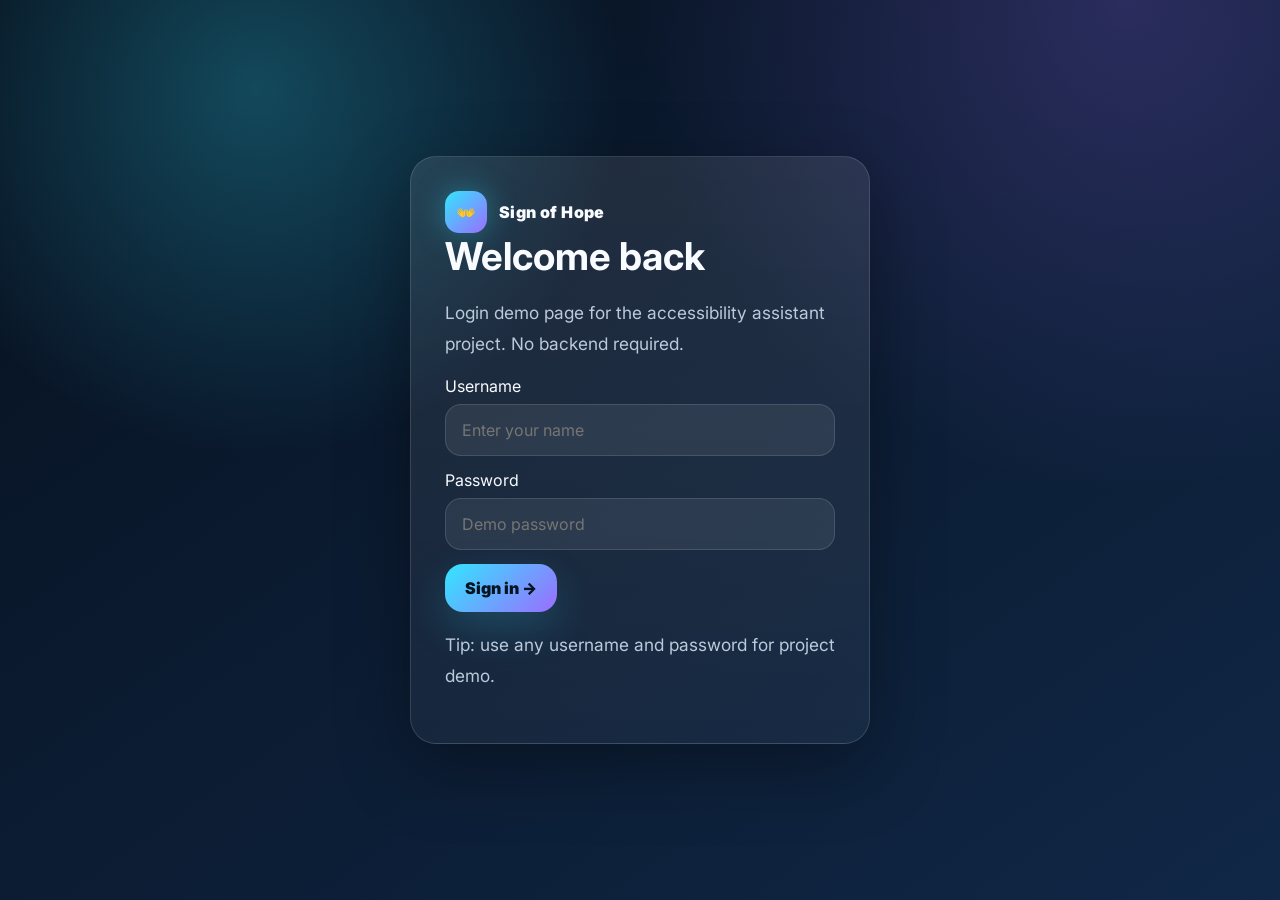
<file: index.html>
<!doctype html><html lang="en"><head><meta charset="utf-8"><meta name="viewport" content="width=device-width,initial-scale=1"><title>Sign of Hope | Login</title><link rel="preconnect" href="https://fonts.googleapis.com"><link rel="preconnect" href="https://fonts.gstatic.com" crossorigin><link href="https://fonts.googleapis.com/css2?family=Inter:wght@400;600;800;900&display=swap" rel="stylesheet"><link rel="stylesheet" href="assets/css/style.css"></head><body><main class="form-wrap"><section class="login-card glass"><div class="logo"><span class="logo-mark">👐</span><span>Sign of Hope</span></div><h1 class="title">Welcome back</h1><p class="lead">Login demo page for the accessibility assistant project. No backend required.</p><form onsubmit="loginDemo(event)"><label class="field"><span>Username</span><input id="username" required placeholder="Enter your name"></label><label class="field"><span>Password</span><input type="password" required placeholder="Demo password"></label><button class="btn" type="submit">Sign in →</button></form><p class="lead">Tip: use any username and password for project demo.</p></section></main><script src="assets/js/app.js"></script></body></html>
</file>
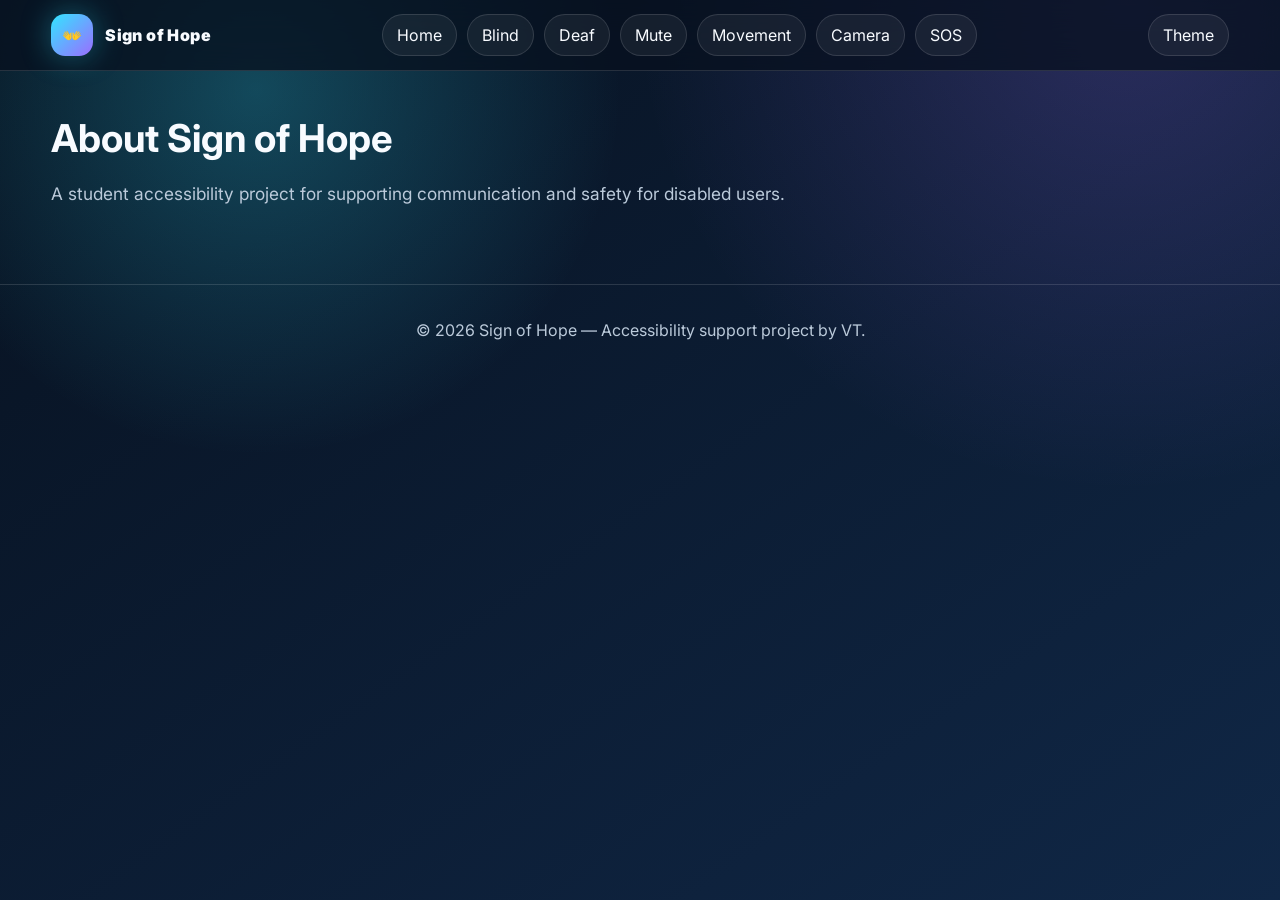
<file: about.html>
<!doctype html><html lang="en"><head><meta charset="utf-8"><meta name="viewport" content="width=device-width,initial-scale=1"><title>About</title><link rel="preconnect" href="https://fonts.googleapis.com"><link rel="preconnect" href="https://fonts.gstatic.com" crossorigin><link href="https://fonts.googleapis.com/css2?family=Inter:wght@400;600;800;900&display=swap" rel="stylesheet"><link rel="stylesheet" href="assets/css/style.css"></head><body><nav class="nav"><div class="container nav-inner"><a class="logo" href="home.html"><span class="logo-mark">👐</span><span>Sign of Hope</span></a><div class="nav-links"><a href="home.html">Home</a><a href="blind.html">Blind</a><a href="deaf.html">Deaf</a><a href="mute.html">Mute</a><a href="movement.html">Movement</a><a href="camera.html">Camera</a><a href="emergency.html">SOS</a></div><button class="mini-btn" id="themeToggle">Theme</button></div></nav><main class="container page-head"><h1 class="title">About Sign of Hope</h1><p class="lead">A student accessibility project for supporting communication and safety for disabled users.</p></main><footer class="footer"><div class="container">© <span id="year"></span> Sign of Hope — Accessibility support project by VT.</div></footer><script src="assets/js/app.js"></script></body></html>
</file>
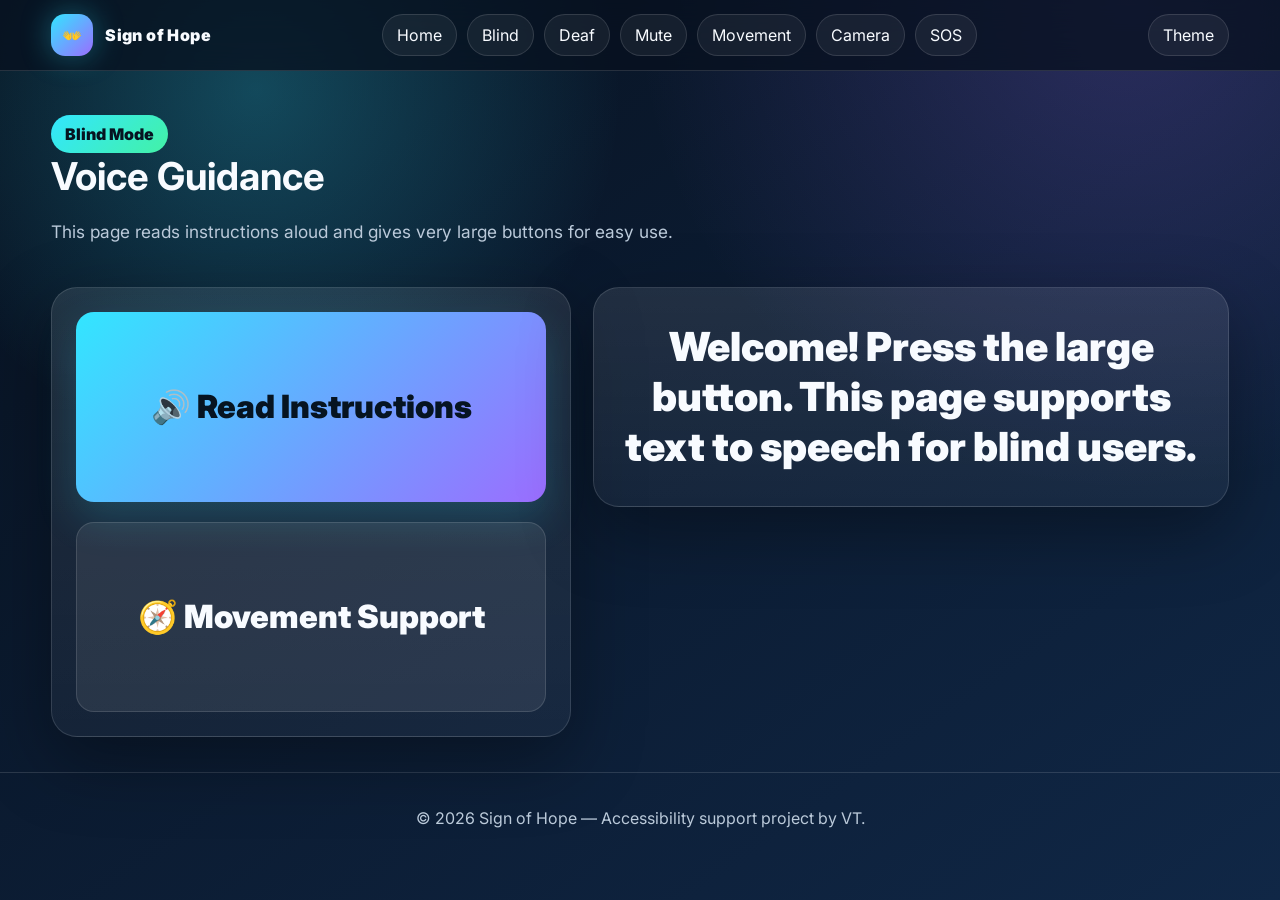
<file: blind.html>
<!doctype html><html lang="en"><head><meta charset="utf-8"><meta name="viewport" content="width=device-width,initial-scale=1"><title>Blind Mode</title><link rel="preconnect" href="https://fonts.googleapis.com"><link rel="preconnect" href="https://fonts.gstatic.com" crossorigin><link href="https://fonts.googleapis.com/css2?family=Inter:wght@400;600;800;900&display=swap" rel="stylesheet"><link rel="stylesheet" href="assets/css/style.css"></head><body><nav class="nav"><div class="container nav-inner"><a class="logo" href="home.html"><span class="logo-mark">👐</span><span>Sign of Hope</span></a><div class="nav-links"><a href="home.html">Home</a><a href="blind.html">Blind</a><a href="deaf.html">Deaf</a><a href="mute.html">Mute</a><a href="movement.html">Movement</a><a href="camera.html">Camera</a><a href="emergency.html">SOS</a></div><button class="mini-btn" id="themeToggle">Theme</button></div></nav><main class="container page-head"><span class="badge">Blind Mode</span><h1 class="title">Voice Guidance</h1><p class="lead">This page reads instructions aloud and gives very large buttons for easy use.</p></main><section class="container tool-layout"><div class="card"><button class="btn large-tap" onclick="speak('Welcome to Sign of Hope. Press movement support to continue.');vibrate(150)">🔊 Read Instructions</button><br><br><a class="btn secondary large-tap" href="movement.html">🧭 Movement Support</a></div><div class="card big-output" id="blindText">Welcome! Press the large button. This page supports text to speech for blind users.</div></section><script>setTimeout(()=>speak(document.getElementById('blindText').textContent),700)</script><footer class="footer"><div class="container">© <span id="year"></span> Sign of Hope — Accessibility support project by VT.</div></footer><script src="assets/js/app.js"></script></body></html>
</file>
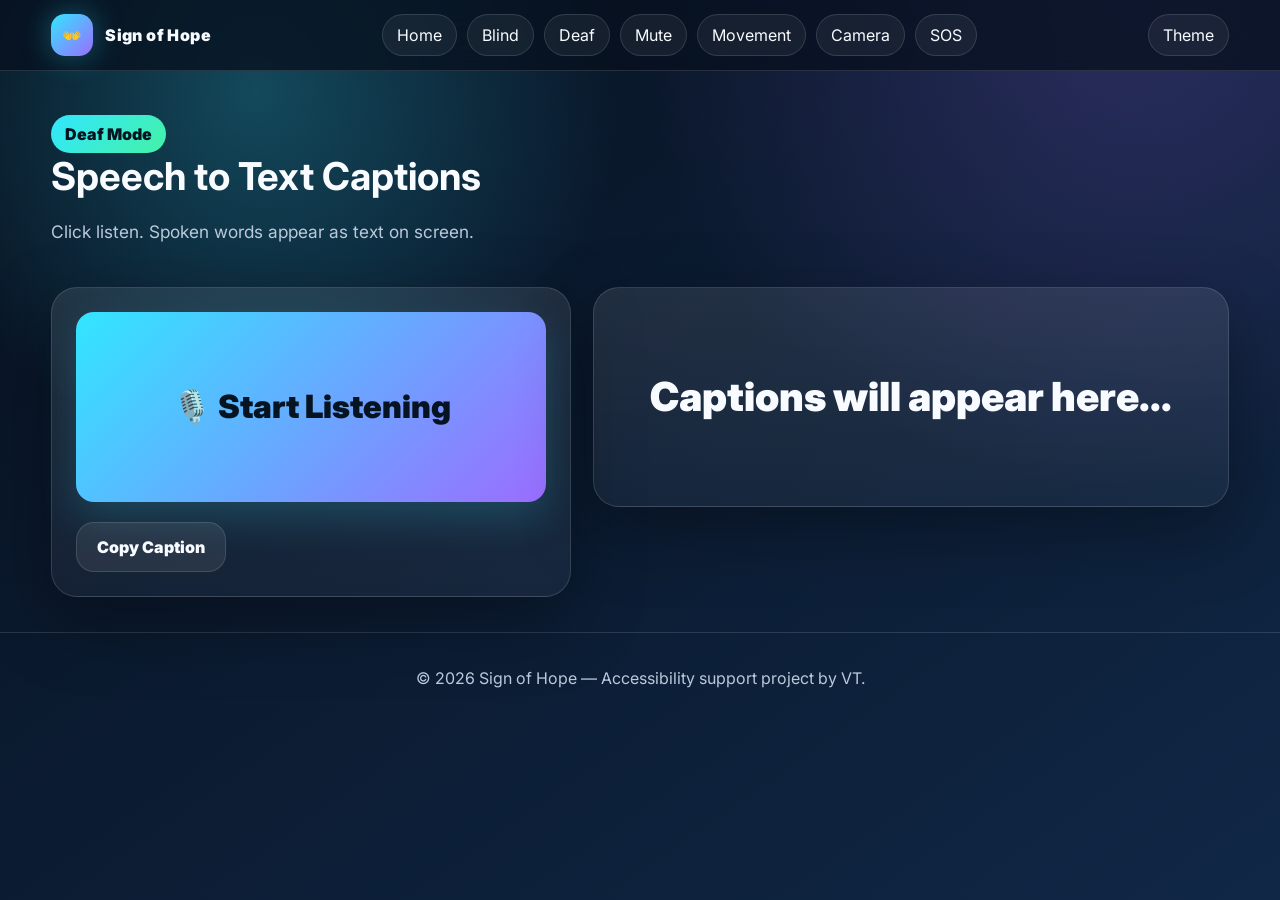
<file: deaf.html>
<!doctype html><html lang="en"><head><meta charset="utf-8"><meta name="viewport" content="width=device-width,initial-scale=1"><title>Deaf Mode</title><link rel="preconnect" href="https://fonts.googleapis.com"><link rel="preconnect" href="https://fonts.gstatic.com" crossorigin><link href="https://fonts.googleapis.com/css2?family=Inter:wght@400;600;800;900&display=swap" rel="stylesheet"><link rel="stylesheet" href="assets/css/style.css"></head><body><nav class="nav"><div class="container nav-inner"><a class="logo" href="home.html"><span class="logo-mark">👐</span><span>Sign of Hope</span></a><div class="nav-links"><a href="home.html">Home</a><a href="blind.html">Blind</a><a href="deaf.html">Deaf</a><a href="mute.html">Mute</a><a href="movement.html">Movement</a><a href="camera.html">Camera</a><a href="emergency.html">SOS</a></div><button class="mini-btn" id="themeToggle">Theme</button></div></nav><main class="container page-head"><span class="badge">Deaf Mode</span><h1 class="title">Speech to Text Captions</h1><p class="lead">Click listen. Spoken words appear as text on screen.</p></main><section class="container tool-layout"><div class="card"><button class="btn large-tap" onclick="startSpeechToText('#captionBox')">🎙️ Start Listening</button><br><br><button class="btn secondary" onclick="copyText('#captionBox')">Copy Caption</button></div><div class="card big-output" id="captionBox">Captions will appear here...</div></section><footer class="footer"><div class="container">© <span id="year"></span> Sign of Hope — Accessibility support project by VT.</div></footer><script src="assets/js/app.js"></script></body></html>
</file>
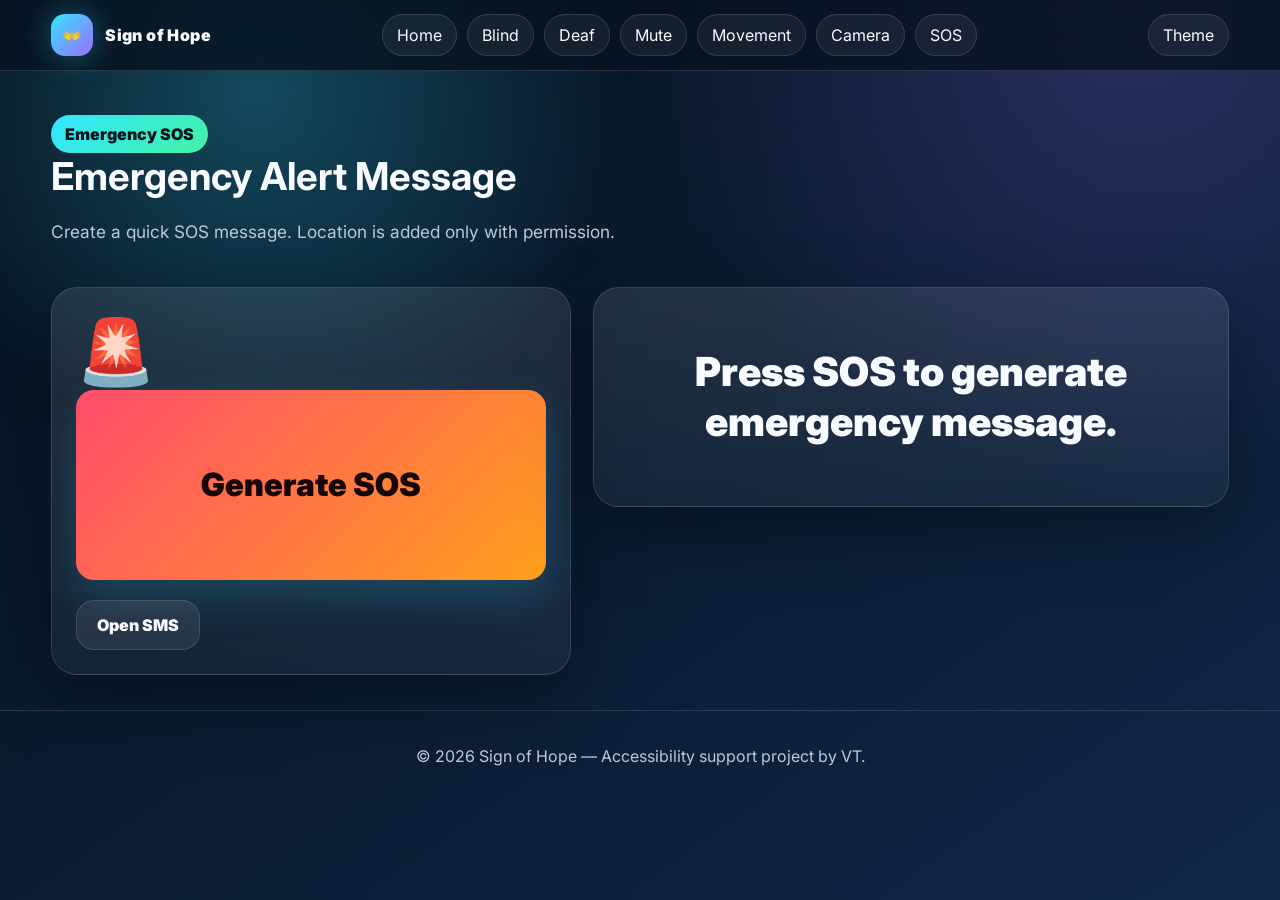
<file: emergency.html>
<!doctype html><html lang="en"><head><meta charset="utf-8"><meta name="viewport" content="width=device-width,initial-scale=1"><title>Emergency SOS</title><link rel="preconnect" href="https://fonts.googleapis.com"><link rel="preconnect" href="https://fonts.gstatic.com" crossorigin><link href="https://fonts.googleapis.com/css2?family=Inter:wght@400;600;800;900&display=swap" rel="stylesheet"><link rel="stylesheet" href="assets/css/style.css"></head><body><nav class="nav"><div class="container nav-inner"><a class="logo" href="home.html"><span class="logo-mark">👐</span><span>Sign of Hope</span></a><div class="nav-links"><a href="home.html">Home</a><a href="blind.html">Blind</a><a href="deaf.html">Deaf</a><a href="mute.html">Mute</a><a href="movement.html">Movement</a><a href="camera.html">Camera</a><a href="emergency.html">SOS</a></div><button class="mini-btn" id="themeToggle">Theme</button></div></nav><main class="container page-head"><span class="badge">Emergency SOS</span><h1 class="title">Emergency Alert Message</h1><p class="lead">Create a quick SOS message. Location is added only with permission.</p></main><section class="container tool-layout"><div class="card"><div class="sos">🚨</div><button class="btn danger large-tap" onclick="makeSOS()">Generate SOS</button><br><br><a class="btn secondary" id="smsLink" href="#">Open SMS</a></div><div class="card big-output" id="sosText">Press SOS to generate emergency message.</div></section><script>async function makeSOS(){const loc=await getLocationText();const text='EMERGENCY! I need help immediately. '+loc;document.getElementById('sosText').textContent=text;document.getElementById('smsLink').href='sms:?body='+encodeURIComponent(text);speak(text);vibrate(500)}</script><footer class="footer"><div class="container">© <span id="year"></span> Sign of Hope — Accessibility support project by VT.</div></footer><script src="assets/js/app.js"></script></body></html>
</file>
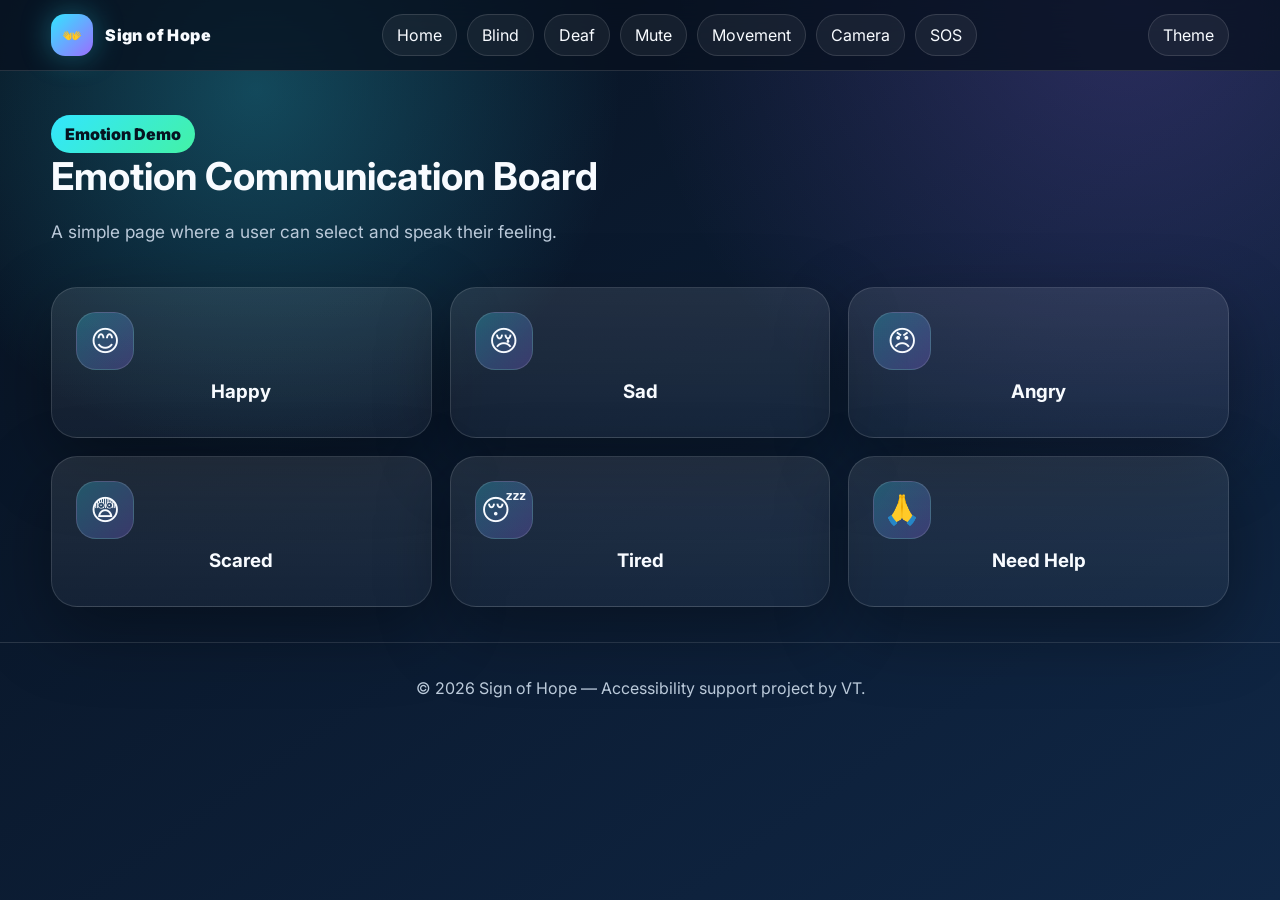
<file: emotion.html>
<!doctype html><html lang="en"><head><meta charset="utf-8"><meta name="viewport" content="width=device-width,initial-scale=1"><title>Emotion Board</title><link rel="preconnect" href="https://fonts.googleapis.com"><link rel="preconnect" href="https://fonts.gstatic.com" crossorigin><link href="https://fonts.googleapis.com/css2?family=Inter:wght@400;600;800;900&display=swap" rel="stylesheet"><link rel="stylesheet" href="assets/css/style.css"></head><body><nav class="nav"><div class="container nav-inner"><a class="logo" href="home.html"><span class="logo-mark">👐</span><span>Sign of Hope</span></a><div class="nav-links"><a href="home.html">Home</a><a href="blind.html">Blind</a><a href="deaf.html">Deaf</a><a href="mute.html">Mute</a><a href="movement.html">Movement</a><a href="camera.html">Camera</a><a href="emergency.html">SOS</a></div><button class="mini-btn" id="themeToggle">Theme</button></div></nav><main class="container page-head"><span class="badge">Emotion Demo</span><h1 class="title">Emotion Communication Board</h1><p class="lead">A simple page where a user can select and speak their feeling.</p></main><section class="container"><div class="grid"><button class="card" onclick="speak('I am happy')"><div class="icon">😊</div><h3>Happy</h3></button><button class="card" onclick="speak('I am sad')"><div class="icon">😢</div><h3>Sad</h3></button><button class="card" onclick="speak('I am angry')"><div class="icon">😠</div><h3>Angry</h3></button><button class="card" onclick="speak('I am scared')"><div class="icon">😨</div><h3>Scared</h3></button><button class="card" onclick="speak('I am tired')"><div class="icon">😴</div><h3>Tired</h3></button><button class="card" onclick="speak('I need help')"><div class="icon">🙏</div><h3>Need Help</h3></button></div></section><footer class="footer"><div class="container">© <span id="year"></span> Sign of Hope — Accessibility support project by VT.</div></footer><script src="assets/js/app.js"></script></body></html>
</file>
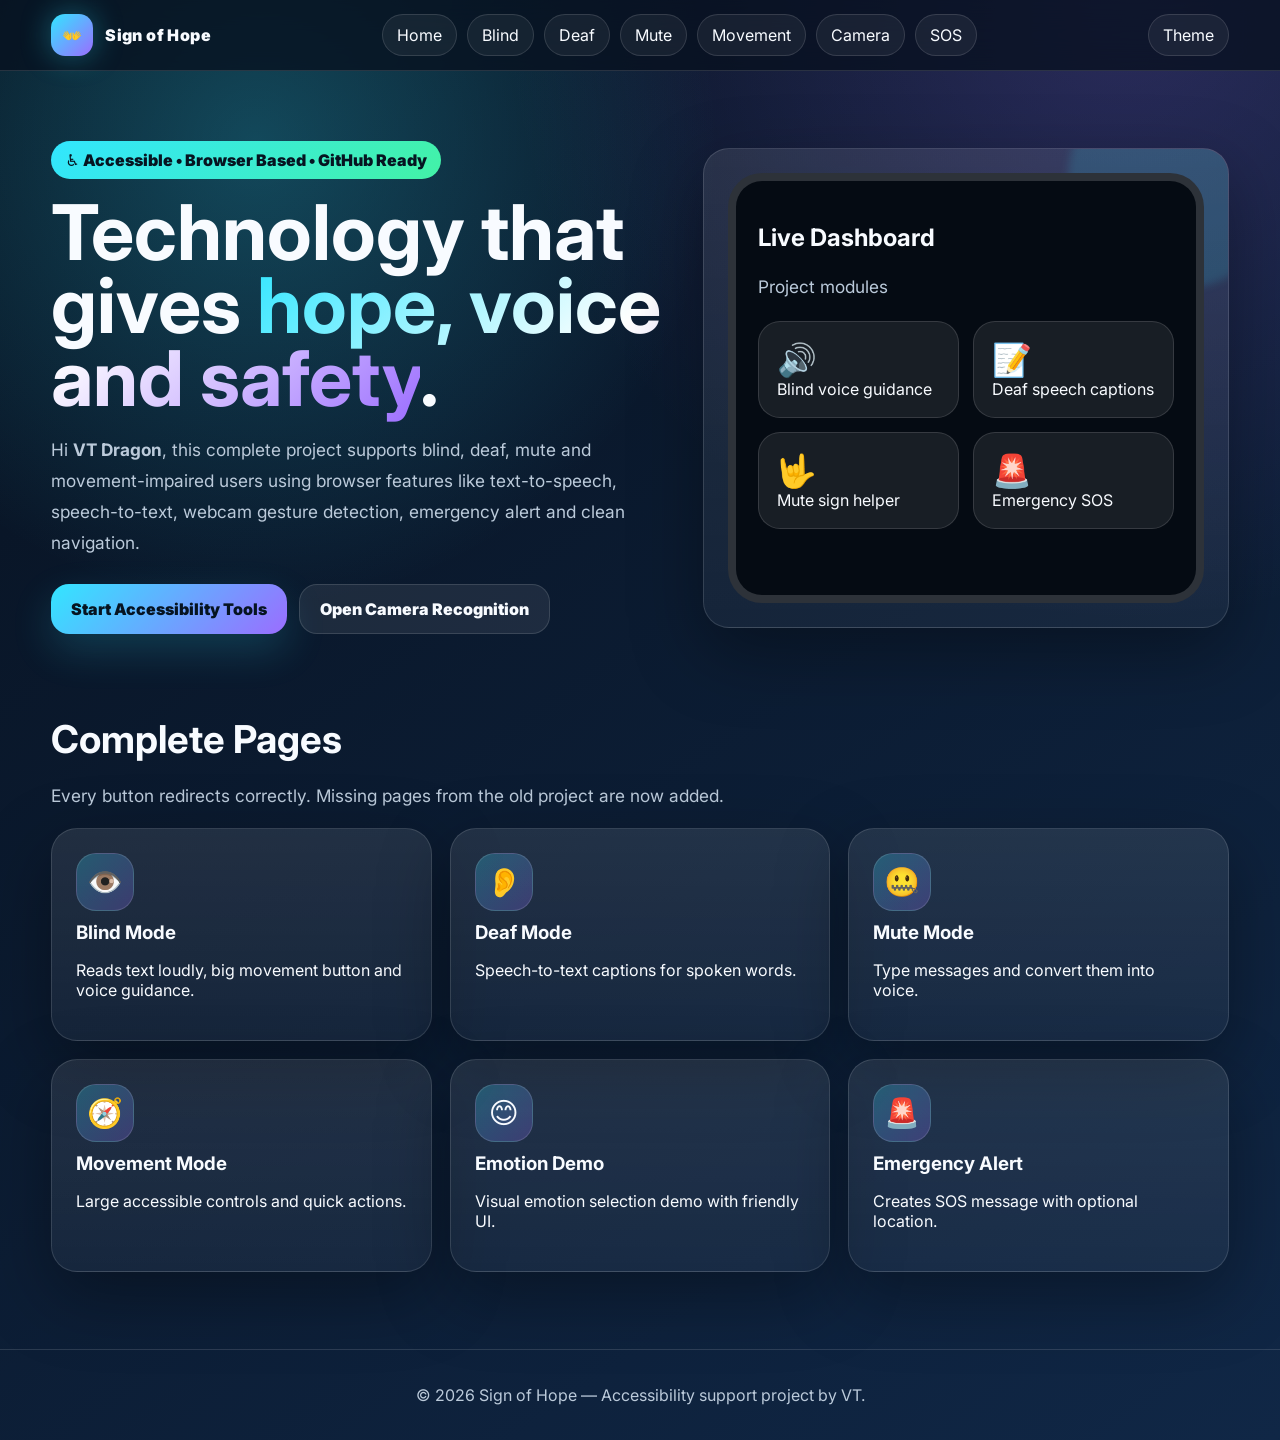
<file: home.html>
<!doctype html><html lang="en"><head><meta charset="utf-8"><meta name="viewport" content="width=device-width,initial-scale=1"><title>Sign of Hope | Home</title><link rel="preconnect" href="https://fonts.googleapis.com"><link rel="preconnect" href="https://fonts.gstatic.com" crossorigin><link href="https://fonts.googleapis.com/css2?family=Inter:wght@400;600;800;900&display=swap" rel="stylesheet"><link rel="stylesheet" href="assets/css/style.css"></head><body><nav class="nav"><div class="container nav-inner"><a class="logo" href="home.html"><span class="logo-mark">👐</span><span>Sign of Hope</span></a><div class="nav-links"><a href="home.html">Home</a><a href="blind.html">Blind</a><a href="deaf.html">Deaf</a><a href="mute.html">Mute</a><a href="movement.html">Movement</a><a href="camera.html">Camera</a><a href="emergency.html">SOS</a></div><button class="mini-btn" id="themeToggle">Theme</button></div></nav><header class="container hero"><div><span class="badge">♿ Accessible • Browser Based • GitHub Ready</span><h1>Technology that gives <span class="gradient-text">hope, voice and safety</span>.</h1><p>Hi <b data-user></b>, this complete project supports blind, deaf, mute and movement-impaired users using browser features like text-to-speech, speech-to-text, webcam gesture detection, emergency alert and clean navigation.</p><div class="actions"><a class="btn" href="blind.html">Start Accessibility Tools</a><a class="btn secondary" href="camera.html">Open Camera Recognition</a></div></div><div class="hero-card glass"><span class="pulse"></span><div class="mock-phone"><h2>Live Dashboard</h2><p class="lead">Project modules</p><div class="status-grid"><div class="status"><b>🔊</b>Blind voice guidance</div><div class="status"><b>📝</b>Deaf speech captions</div><div class="status"><b>🤟</b>Mute sign helper</div><div class="status"><b>🚨</b>Emergency SOS</div></div></div></div></header><section class="section container"><h2 class="title">Complete Pages</h2><p class="lead">Every button redirects correctly. Missing pages from the old project are now added.</p><div class="grid"><a class="card" href="blind.html"><div class="icon">👁️</div><h3>Blind Mode</h3><p>Reads text loudly, big movement button and voice guidance.</p></a><a class="card" href="deaf.html"><div class="icon">👂</div><h3>Deaf Mode</h3><p>Speech-to-text captions for spoken words.</p></a><a class="card" href="mute.html"><div class="icon">🤐</div><h3>Mute Mode</h3><p>Type messages and convert them into voice.</p></a><a class="card" href="movement.html"><div class="icon">🧭</div><h3>Movement Mode</h3><p>Large accessible controls and quick actions.</p></a><a class="card" href="emotion.html"><div class="icon">😊</div><h3>Emotion Demo</h3><p>Visual emotion selection demo with friendly UI.</p></a><a class="card" href="emergency.html"><div class="icon">🚨</div><h3>Emergency Alert</h3><p>Creates SOS message with optional location.</p></a></div></section><footer class="footer"><div class="container">© <span id="year"></span> Sign of Hope — Accessibility support project by VT.</div></footer><script src="assets/js/app.js"></script></body></html>
</file>
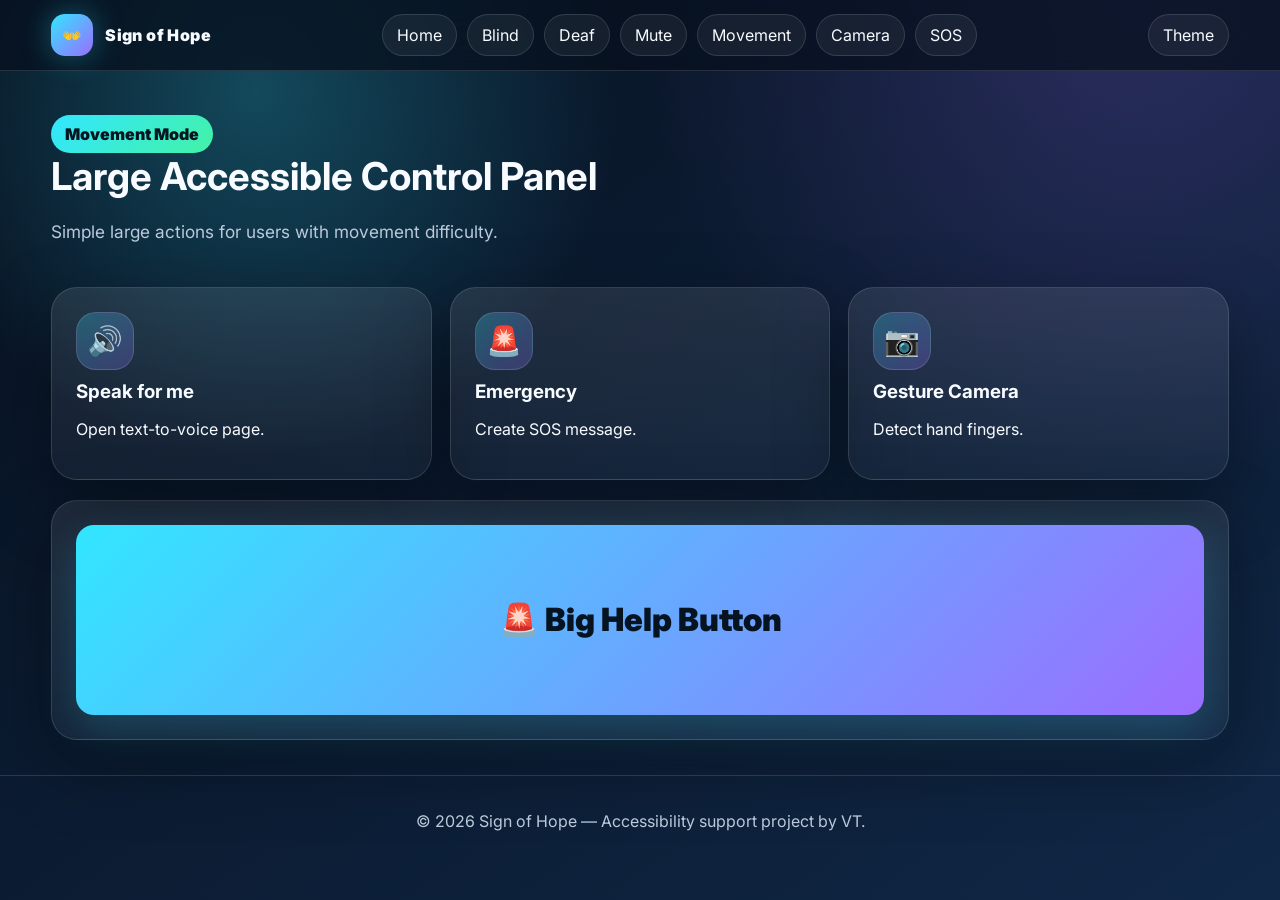
<file: movement.html>
<!doctype html><html lang="en"><head><meta charset="utf-8"><meta name="viewport" content="width=device-width,initial-scale=1"><title>Movement Mode</title><link rel="preconnect" href="https://fonts.googleapis.com"><link rel="preconnect" href="https://fonts.gstatic.com" crossorigin><link href="https://fonts.googleapis.com/css2?family=Inter:wght@400;600;800;900&display=swap" rel="stylesheet"><link rel="stylesheet" href="assets/css/style.css"></head><body><nav class="nav"><div class="container nav-inner"><a class="logo" href="home.html"><span class="logo-mark">👐</span><span>Sign of Hope</span></a><div class="nav-links"><a href="home.html">Home</a><a href="blind.html">Blind</a><a href="deaf.html">Deaf</a><a href="mute.html">Mute</a><a href="movement.html">Movement</a><a href="camera.html">Camera</a><a href="emergency.html">SOS</a></div><button class="mini-btn" id="themeToggle">Theme</button></div></nav><main class="container page-head"><span class="badge">Movement Mode</span><h1 class="title">Large Accessible Control Panel</h1><p class="lead">Simple large actions for users with movement difficulty.</p></main><section class="container"><div class="grid"><a class="card" href="mute.html"><div class="icon">🔊</div><h3>Speak for me</h3><p>Open text-to-voice page.</p></a><a class="card" href="emergency.html"><div class="icon">🚨</div><h3>Emergency</h3><p>Create SOS message.</p></a><a class="card" href="camera.html"><div class="icon">📷</div><h3>Gesture Camera</h3><p>Detect hand fingers.</p></a></div><br><div class="card big-output"><button class="btn large-tap" onclick="speak('Emergency help required. Please assist immediately.');vibrate(300)">🚨 Big Help Button</button></div></section><footer class="footer"><div class="container">© <span id="year"></span> Sign of Hope — Accessibility support project by VT.</div></footer><script src="assets/js/app.js"></script></body></html>
</file>
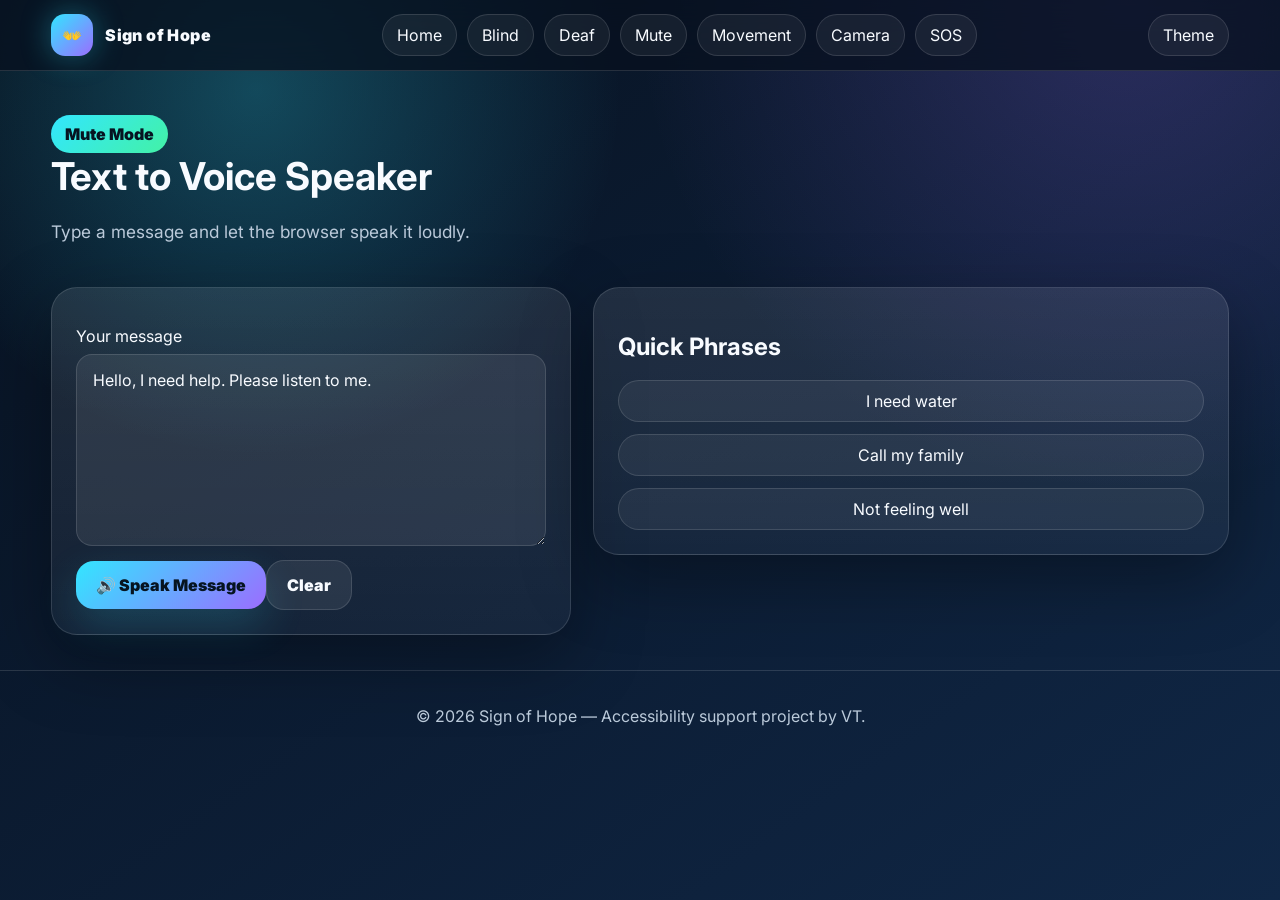
<file: mute.html>
<!doctype html><html lang="en"><head><meta charset="utf-8"><meta name="viewport" content="width=device-width,initial-scale=1"><title>Mute Mode</title><link rel="preconnect" href="https://fonts.googleapis.com"><link rel="preconnect" href="https://fonts.gstatic.com" crossorigin><link href="https://fonts.googleapis.com/css2?family=Inter:wght@400;600;800;900&display=swap" rel="stylesheet"><link rel="stylesheet" href="assets/css/style.css"></head><body><nav class="nav"><div class="container nav-inner"><a class="logo" href="home.html"><span class="logo-mark">👐</span><span>Sign of Hope</span></a><div class="nav-links"><a href="home.html">Home</a><a href="blind.html">Blind</a><a href="deaf.html">Deaf</a><a href="mute.html">Mute</a><a href="movement.html">Movement</a><a href="camera.html">Camera</a><a href="emergency.html">SOS</a></div><button class="mini-btn" id="themeToggle">Theme</button></div></nav><main class="container page-head"><span class="badge">Mute Mode</span><h1 class="title">Text to Voice Speaker</h1><p class="lead">Type a message and let the browser speak it loudly.</p></main><section class="container tool-layout"><div class="card"><label class="field"><span>Your message</span><textarea id="msg" rows="8">Hello, I need help. Please listen to me.</textarea></label><button class="btn" onclick="speak(document.getElementById('msg').value)">🔊 Speak Message</button><button class="btn secondary" onclick="document.getElementById('msg').value=''">Clear</button></div><div class="card"><h2>Quick Phrases</h2><div class="list"><button class="mini-btn" onclick="msg.value='I need water';speak(msg.value)">I need water</button><button class="mini-btn" onclick="msg.value='Please call my family';speak(msg.value)">Call my family</button><button class="mini-btn" onclick="msg.value='I am not feeling well';speak(msg.value)">Not feeling well</button></div></div></section><footer class="footer"><div class="container">© <span id="year"></span> Sign of Hope — Accessibility support project by VT.</div></footer><script src="assets/js/app.js"></script></body></html>
</file>
<file: assets/css/style.css>
:root{--bg:#07111f;--bg2:#102746;--card:rgba(255,255,255,.095);--card2:rgba(255,255,255,.15);--text:#f8fbff;--muted:#bbcada;--brand:#32e6ff;--brand2:#9b6dff;--good:#43f2a6;--warn:#ffd166;--danger:#ff4d6d;--line:rgba(255,255,255,.13);--shadow:0 24px 70px rgba(0,0,0,.34);--radius:26px}*{box-sizing:border-box}html{scroll-behavior:smooth}body{margin:0;font-family:Inter,system-ui,-apple-system,Segoe UI,Arial,sans-serif;background:radial-gradient(circle at 20% 10%,rgba(50,230,255,.25),transparent 28%),radial-gradient(circle at 88% 0%,rgba(155,109,255,.22),transparent 34%),linear-gradient(145deg,var(--bg),var(--bg2));color:var(--text);min-height:100vh}.light{--bg:#eef7ff;--bg2:#fff;--card:rgba(255,255,255,.84);--card2:#fff;--text:#07111f;--muted:#445970;--line:rgba(8,17,31,.12);--shadow:0 22px 55px rgba(31,73,125,.15)}a{color:inherit;text-decoration:none}button,input,textarea,select{font:inherit}button{color:inherit}.container{width:min(1180px,92%);margin:auto}.nav{position:sticky;top:0;z-index:50;backdrop-filter:blur(18px);background:rgba(7,17,31,.76);border-bottom:1px solid var(--line)}.light .nav{background:rgba(255,255,255,.78)}.nav-inner{display:flex;align-items:center;justify-content:space-between;padding:14px 0}.logo{display:flex;gap:12px;align-items:center;font-weight:900;letter-spacing:.4px}.logo-mark{width:42px;height:42px;border-radius:14px;background:linear-gradient(135deg,var(--brand),var(--brand2));display:grid;place-items:center;color:#03101b;box-shadow:0 0 30px rgba(50,230,255,.35)}.nav-links{display:flex;gap:10px;align-items:center;flex-wrap:wrap}.nav-links a,.mini-btn{padding:10px 14px;border:1px solid var(--line);border-radius:999px;background:rgba(255,255,255,.06);color:var(--text);cursor:pointer}.nav-links a:hover,.mini-btn:hover{background:linear-gradient(135deg,rgba(50,230,255,.22),rgba(155,109,255,.22));transform:translateY(-1px)}.hero{padding:70px 0 40px;display:grid;grid-template-columns:1.08fr .92fr;gap:35px;align-items:center}.badge{display:inline-flex;gap:8px;align-items:center;color:#061421;background:linear-gradient(135deg,var(--brand),var(--good));padding:9px 14px;border-radius:999px;font-weight:900}.hero h1{font-size:clamp(2.2rem,6vw,5rem);line-height:.95;margin:18px 0}.gradient-text{background:linear-gradient(135deg,var(--brand),#fff,var(--brand2));-webkit-background-clip:text;background-clip:text;color:transparent}.light .gradient-text{background:linear-gradient(135deg,#0074a6,#111,#6b38d8);-webkit-background-clip:text;background-clip:text;color:transparent}.hero p,.lead{font-size:1.08rem;color:var(--muted);line-height:1.8}.actions{display:flex;gap:12px;flex-wrap:wrap;margin-top:26px}.btn{border:0;border-radius:18px;padding:14px 20px;font-weight:900;cursor:pointer;background:linear-gradient(135deg,var(--brand),var(--brand2));color:#061421;box-shadow:0 16px 40px rgba(50,230,255,.18);display:inline-flex;gap:10px;align-items:center;justify-content:center}.btn.secondary{background:rgba(255,255,255,.08);color:var(--text);border:1px solid var(--line);box-shadow:none}.btn.danger{background:linear-gradient(135deg,#ff4d6d,#ff9f1c);color:#16060a}.btn.good{background:linear-gradient(135deg,var(--good),var(--brand));color:#061421}.btn:hover{transform:translateY(-2px)}.glass,.card{background:linear-gradient(180deg,var(--card),rgba(255,255,255,.045));border:1px solid var(--line);box-shadow:var(--shadow);border-radius:var(--radius)}.hero-card{padding:24px;position:relative;overflow:hidden}.pulse{position:absolute;width:220px;height:220px;border-radius:50%;background:rgba(50,230,255,.14);filter:blur(4px);right:-60px;top:-80px;animation:pulse 3s infinite}.mock-phone{position:relative;min-height:430px;border-radius:34px;background:#050b13;border:8px solid rgba(255,255,255,.16);padding:22px;overflow:hidden}.light .mock-phone{background:#f8fbff}.status-grid{display:grid;grid-template-columns:repeat(2,1fr);gap:14px;margin-top:18px}.status{padding:18px;border-radius:22px;background:rgba(255,255,255,.08);border:1px solid var(--line)}.status b{display:block;font-size:2rem}.section{padding:42px 0}.title{font-size:clamp(1.8rem,3vw,3rem);margin:0 0 10px}.grid{display:grid;grid-template-columns:repeat(3,1fr);gap:18px}.card{padding:24px}.card h3{margin:10px 0}.icon{width:58px;height:58px;border-radius:20px;display:grid;place-items:center;font-size:1.8rem;background:linear-gradient(135deg,rgba(50,230,255,.25),rgba(155,109,255,.25));border:1px solid var(--line)}.form-wrap{min-height:100vh;display:grid;place-items:center;padding:25px}.login-card{width:min(460px,94%);padding:34px}.field{display:flex;flex-direction:column;gap:8px;margin:14px 0}.field input,.field textarea,.field select{width:100%;padding:15px 16px;border-radius:16px;border:1px solid var(--line);background:rgba(255,255,255,.08);color:var(--text);outline:none}.field textarea{min-height:130px;resize:vertical}.field input:focus,.field textarea:focus,.field select:focus{border-color:var(--brand);box-shadow:0 0 0 4px rgba(50,230,255,.12)}.page-head{padding:44px 0 22px}.tool-layout{display:grid;grid-template-columns:.9fr 1.1fr;gap:22px;align-items:start}.big-output{min-height:220px;display:grid;place-items:center;text-align:center;font-size:clamp(1.3rem,4vw,2.5rem);font-weight:900;line-height:1.25}.large-tap{width:100%;min-height:190px;font-size:2rem}.camera-box{position:relative;overflow:hidden;aspect-ratio:4/3;background:#02060c;border-radius:24px;border:1px solid var(--line)}.camera-box video,.camera-box canvas{position:absolute;inset:0;width:100%;height:100%;object-fit:cover;transform:scaleX(-1)}.camera-box canvas{z-index:2}.result-pill{display:inline-flex;align-items:center;gap:10px;padding:12px 16px;border-radius:999px;background:rgba(67,242,166,.13);border:1px solid rgba(67,242,166,.25);font-weight:900}.result-card{padding:22px;border-radius:24px;background:rgba(255,255,255,.06);border:1px solid var(--line);margin:14px 0}.sign-emoji{font-size:clamp(4rem,11vw,8rem);line-height:1}.meter{height:12px;border-radius:999px;background:rgba(255,255,255,.1);overflow:hidden;border:1px solid var(--line)}.meter>span{display:block;height:100%;width:0%;background:linear-gradient(90deg,var(--good),var(--brand));transition:.25s}.list{display:grid;gap:12px}.item{display:flex;gap:12px;align-items:flex-start;padding:14px;border-radius:18px;background:rgba(255,255,255,.06);border:1px solid var(--line)}.sos{font-size:4rem;animation:sos 1s infinite}.footer{padding:35px 0;color:var(--muted);text-align:center;border-top:1px solid var(--line);margin-top:35px}.manual-grid{display:grid;grid-template-columns:repeat(4,1fr);gap:10px}.manual-grid button{padding:12px;border-radius:16px;border:1px solid var(--line);background:rgba(255,255,255,.08);cursor:pointer}.small{font-size:.92rem;color:var(--muted)}.notice{border-left:5px solid var(--warn);padding:14px 16px;background:rgba(255,209,102,.12);border-radius:18px;margin:14px 0;color:var(--text)}@keyframes pulse{50%{transform:scale(1.15);opacity:.45}}@keyframes sos{50%{transform:scale(1.08);filter:drop-shadow(0 0 25px #ff4d6d)}}@media(max-width:920px){.hero,.tool-layout{grid-template-columns:1fr}.grid{grid-template-columns:1fr 1fr}.nav-links{display:none}.mock-phone{min-height:330px}.manual-grid{grid-template-columns:repeat(2,1fr)}}@media(max-width:560px){.status-grid,.grid{grid-template-columns:1fr}.actions .btn{width:100%}.card{padding:18px}.manual-grid{grid-template-columns:1fr}}
</file>
